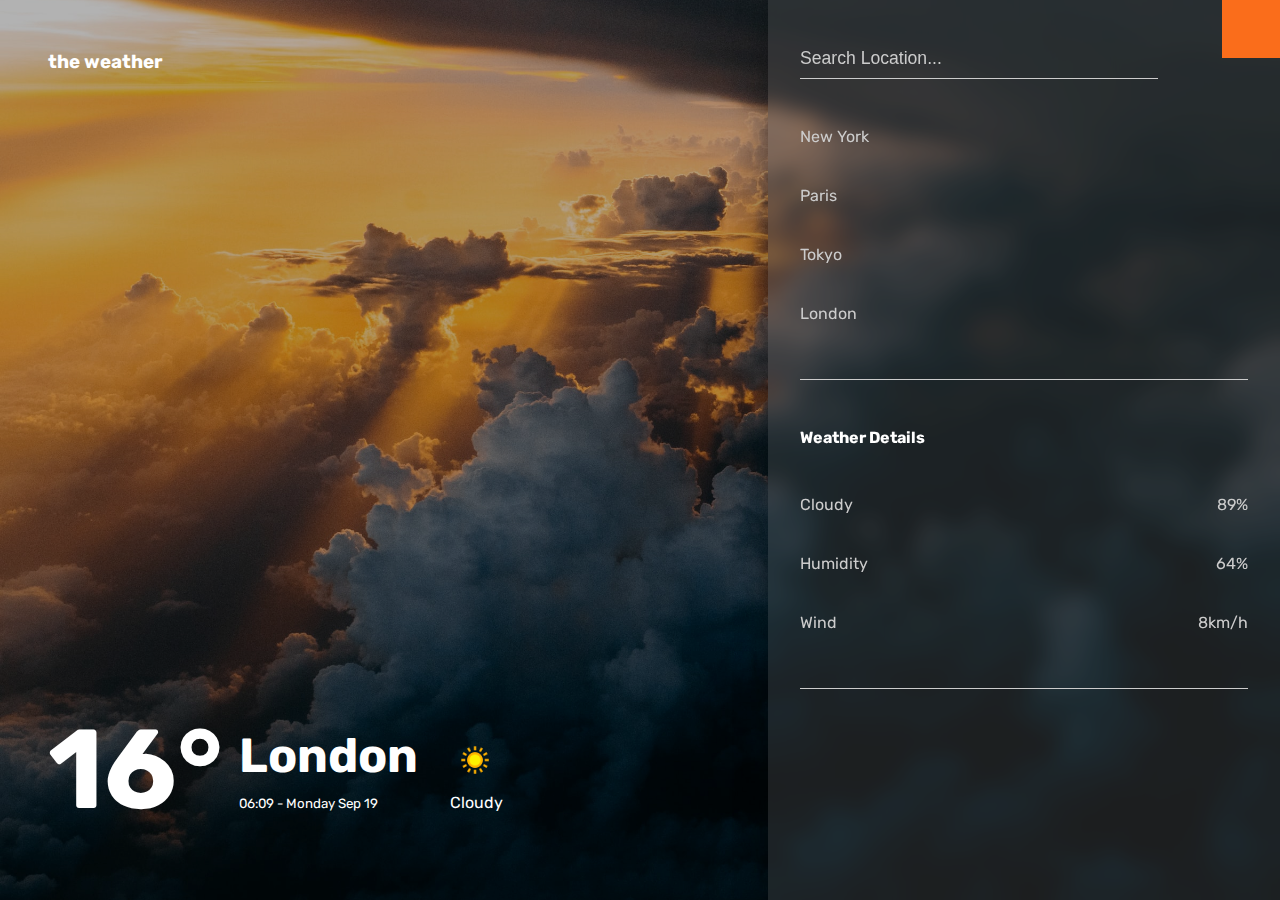
<file: ClimaApp/index.html>
<!DOCTYPE html>
<html lang="en">
<head>
    <meta charset="UTF-8">
    <meta http-equiv="X-UA-Compatible" content="IE=edge">
    <meta name="viewport" content="width=device-width, initial-scale=1.0">
    <link rel="stylesheet" href="index.css">
    <link rel="preconnect" href="https://fonts.googleapis.com">
<link rel="preconnect" href="https://fonts.gstatic.com" crossorigin>
<link href="https://fonts.googleapis.com/css2?family=Rubik:wght@300&display=swap" rel="stylesheet">
    <link href="https://cdn.lineicons.com/3.0/lineicons.css" rel="stylesheet">
    <title>Climax App</title>
</head>
<body>
    <div class="weather-app">
        <div class="container">
            <h3 class="brand">the weather</h3>
            <div>
                <h1 class="temp">16&#176;</h1>
                <div class="city-time">
                    <h1 class="name">London</h1>
                        <small>
                            <span class="time">06:09</span>
                            -
                            <span class="date">
                                Monday Sep 19
                            </span>
                        </small>
                </div>
                <div class="weather">
                    <img src="./icons/day/113.png" class="icon" alt="icon" width="50" height="50"/>
                    <span class="condition">Cloudy</span>
                </div>
            </div>
        </div>
        <div class="panel">
            <form id="locationInput">
                <input 
                type="text"
                class="search"
                placeholder="Search Location..."
                />
                <button type="submit" class="submit">
                    <i class="lni lni-search-alt"></i>
                </button>
            </form>
            <ul class="cities">
                <li class="city">New York</li>
                <li class="city">Paris</li>
                <li class="city">Tokyo</li>
                <li class="city">London</li>
            </ul>

            <ul class="details">
                <h4>Weather Details</h4>
                <li>
                    <span>Cloudy</span>
                    <span class="cloud">89%</span>
                </li>
                <li>
                    <span>Humidity</span>
                    <span class="humidity">64%</span>
                </li>
                <li>
                    <span>Wind</span>
                    <span class="wind">8km/h</span>
                </li>
            </ul>
        </div>
    </div>
</body>
<script src="index.js"></script>
</html>
</file>
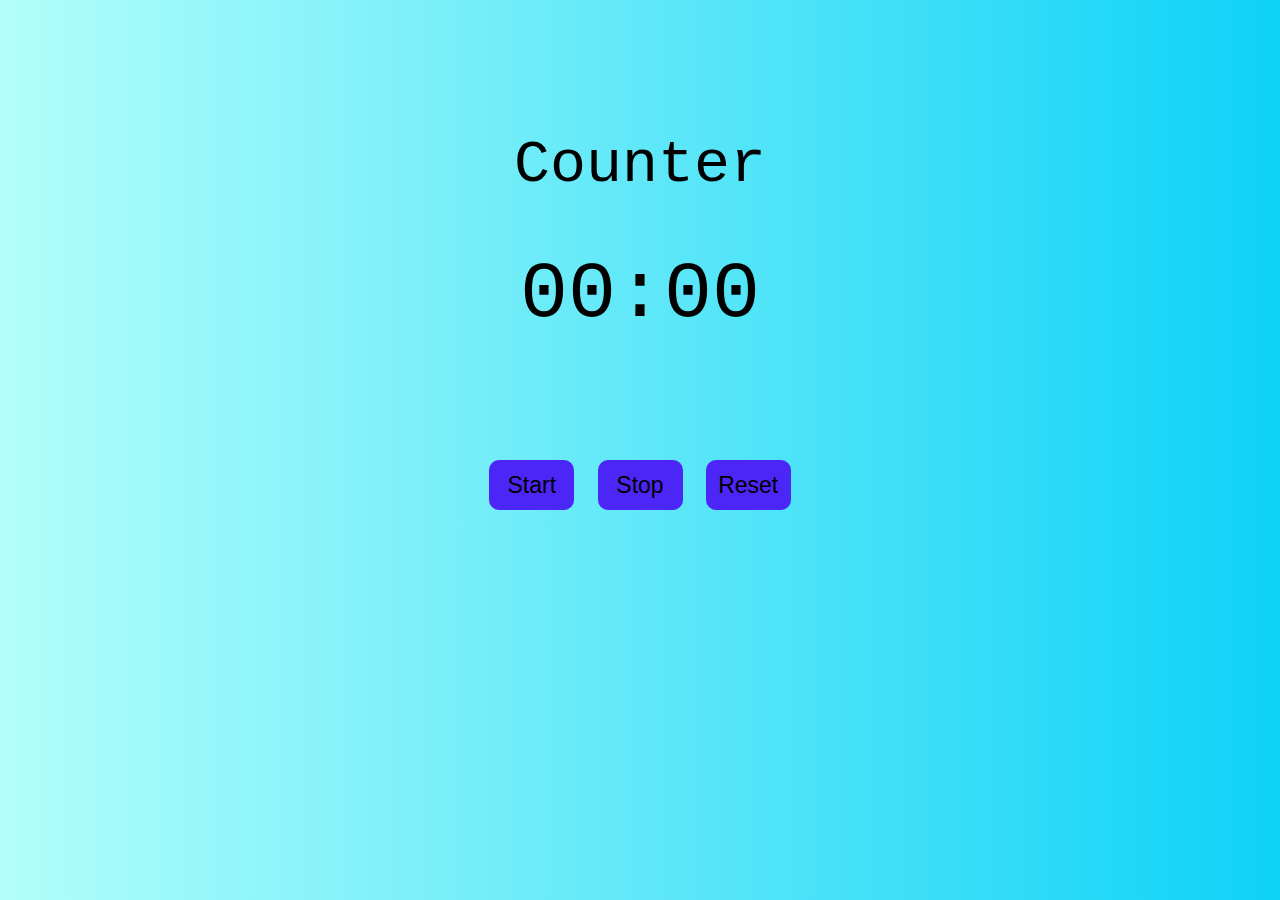
<file: FirstDay/counter.html>
<!DOCTYPE html>
<html lang="en">

<head>
    <meta charset="UTF-8">
    <meta http-equiv="X-UA-Compatible" content="IE=edge">
    <meta name="viewport" content="width=device-width, initial-scale=1.0">
    <link rel="stylesheet" href="counter.css">
    <title>Counter Time</title>
</head>

<body>
    <div class="title">Counter</div>
    <div class="secon">
        <p><span id="second">00</span>:<span id="tens">00</span></p>
        <span></span>
        <div class="boton">
            <button id="start">Start</button>
            <div class="space"></div>
            <button id="stop">Stop</button>
            <div class="space"></div>
            <button id="reset">Reset</button>
        </div>
    </div>
    <script src="counter.js"></script>
</body>

</html>
</file>
<file: ClimaApp/index.css>
body {
   margin: 0; 
   font-family: 'Rubik', sans-serif;
   background: #111;
}

* {
    box-sizing: border-box;
}

h1, h3 {
    font-weight: 400px;
}

.weather-app {
    min-height: 100vh;
    background-image: url(./img/nubesDay.jpg);
    background-position: center;
    background-repeat: no-repeat;
    background-size: cover;
    color: #fff;
    position: relative;
    transition: 500ms;
    opacity: 1;
}

.weather-app::before {
    content: "";
    position: absolute;
    top: 0;
    left: 0;
    width: 100%;
    height: 100%;
    background: rgba(0, 0, 0, 0.3);
    z-index: 0;
}

.container {
    position: absolute;
    top: 0;
    left: 0;
    width: 100%;
    height: 100%;
    display: flex;
    justify-content: space-between;
    align-items: flex-start;
    flex-direction: column;
    padding: 2em 3em 4em 3em;
}

.container > div {
    display: flex;
    justify-content: center;
    align-items: center;
}

.city-time,
.temp,
.weather {
    margin: 0 1em;
}

.city-time h1 {
    margin: 0;
    margin-bottom: 0.2em;
    font-size: 3em;
}

.temp {
    font-size: 7em;
    margin: 0;
}

.weather img {
    display: block;
    margin: 0.5em 0;
}

.panel {
    position: absolute;
    width: 40%;
    height: 100%;
    top: 0;
    right: 0;
    background: rgba(110, 110, 110, 0.25);
    box-shadow: 0 8px 32px 0
    rgba(0, 0, 0, 0.3);
    backdrop-filter: blur(10px);
    -webkit-backdrop-filter: blur(10px);
    z-index: 1;
    padding: 3em 2em;
    overflow-y: scroll;
}

.panel form {
    margin-bottom: 3em;
}

.submit {
    position: absolute;
    top: 0;
    right: 0;
    padding: 1.5em;
    margin: 0;
    border: none;
    outline: none;
    background: #fa6d1b;
    color: #fff;
    cursor: pointer;
    font-size: 1.2em;
    transition: 0.4s;
}

.submit:hover {
    background: #fff !important;
    color: #000;
}

.search {
    background: none;
    border: none;
    border-bottom: 1px #ccc solid;
    padding: 0 1em 0.5em 0;
    width: 80%;
    color: #fff;
    font-size: 1.1em;
}

.search:focus {
    outline: none;
}

.search::placeholder {
    color: #ccc;
}

.panel ul {
    padding: 0 0 1em 0;
    margin: 2em 0;
    border-bottom: 1px #ccc solid;
}

.panel ul li {
    color: #ccc;
    margin: 2.5em 0;
}

.panel ul h4 {
    margin: 3em 0;
}

.city {
    display: block;
    cursor: pointer;
}

.city:hover {
    color: #fff;
}

.details li {
    display: flex;
    justify-content: space-between;
    align-items: center;
}

/*=======================================RESPONSIVE DESIGN=============================================================*/
@media screen and (max-width: 800px) {
    .panel, .container {
        position: relative;
        width: 100%;
        top: initial;
    }
}

@media screen and (max-width: 500px) {
    html {
        font-size: 12px;
    }
}

@media screen and (max-height: 300px) {
    .weather-app {
        min-height: 40em;
    }
}
</file>
<file: FirstDay/counter.css>
body {
    background: linear-gradient(to right, #b2fefa, #0ed2f7);
    text-align: center;
    padding: 8px;
    font-family: "Lucida Console", "Courier New", monospace;
}

.title {
    font-size: 60px;
    margin-top: 115px;
}

p {
    font-size: 80px;
    margin-top: 50px;
}
button {
    margin-top: 40px;
    width: 85px;
    height: 50px;
    background-color: #4c26f7;
    border: none;
    border-radius: 10px;
    font-size: 23px;
}

button:hover {
    background-color: #2302b9e1;
    cursor: pointer;
    box-shadow: 0 5px 15px rgba(81, 13, 238, 0.699);
    transform: translateY(-0.25em);
}

.space {
  width: 4px;
  height: auto;
  display: inline-block;
}
</file>
